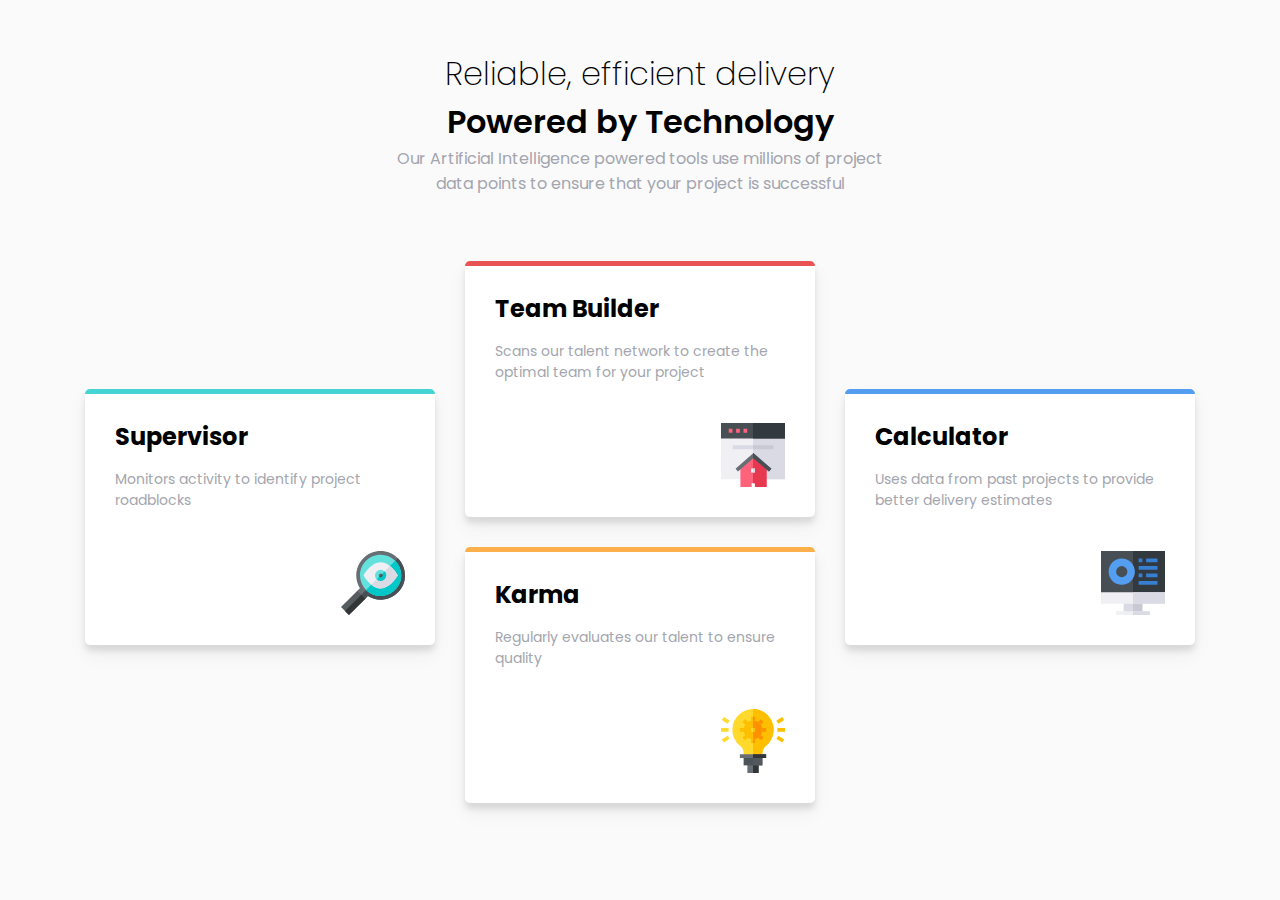
<file: card-feature-section-master/index.html>
<!DOCTYPE html>
<html lang="en">
	<head>
		<meta charset="UTF-8" />
		<meta name="viewport" content="width=device-width, initial-scale=1.0" />
		<link
			rel="icon"
			type="image/png"
			sizes="32x32"
			href="./images/favicon-32x32.png"
		/>
		<title>Frontend Mentor | Four card feature section</title>
		<link rel="stylesheet" href="style.css" />
	</head>
	<body>
		<header>
			<h1>
				Reliable, efficient delivery
				<span>Powered by Technology</span>
			</h1>
			<p>
				Our Artificial Intelligence powered tools use millions of project data
				points to ensure that your project is successful
			</p>
		</header>

		<div class="container">
			<div class="box box-cyan box-push">
				<h2>Supervisor</h2>
				<p>Monitors activity to identify project roadblocks</p>
				<img src="images/icon-supervisor.svg" alt="supervisor" />
			</div>

			<div class="box box-red">
				<h2>Team Builder</h2>
				<p>
					Scans our talent network to create the optimal team for your project
				</p>
				<img src="images/icon-team-builder.svg" alt="supervisor" />
			</div>

			<div class="box box-blue box-push">
				<h2>Calculator</h2>
				<p>Uses data from past projects to provide better delivery estimates</p>
				<img src="images/icon-calculator.svg" alt="supervisor" />
			</div>

			<div class="box box-orange">
				<h2>Karma</h2>
				<p>Regularly evaluates our talent to ensure quality</p>
				<img src="images/icon-karma.svg" alt="supervisor" />
			</div>
		</div>
	</body>
</html>
</file>
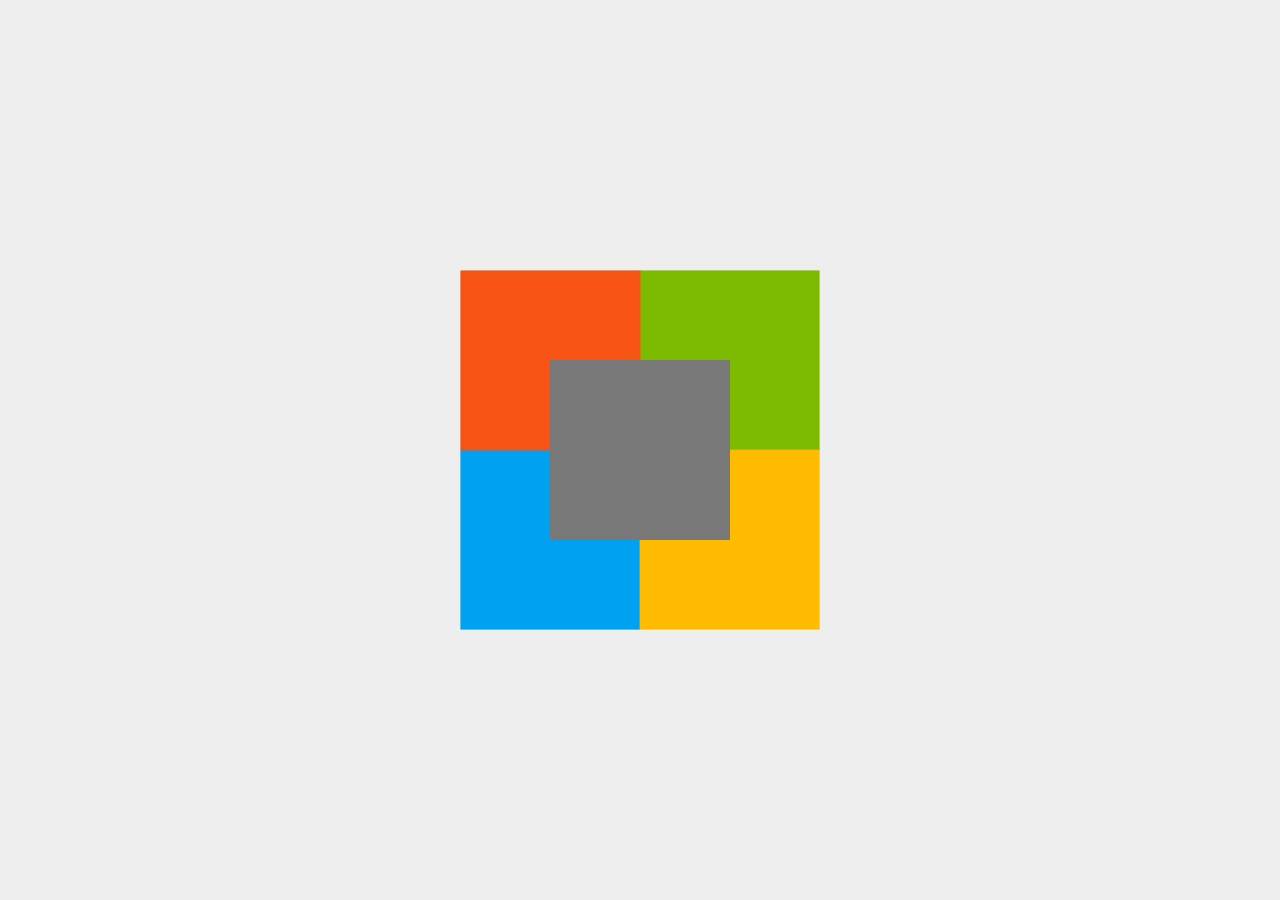
<file: elzero-challenge-windows-logo/index.html>
<html lang="en">
  <head>
    <meta charset="UTF-8" />
    <meta http-equiv="X-UA-Compatible" content="IE=edge" />
    <meta name="viewport" content="width=device-width, initial-scale=1.0" />
    <title>elzero challenge</title>
    <link rel="stylesheet" href="./main.css" />
  </head>
  <body>
    <div></div>
  </body>
</html>
</file>
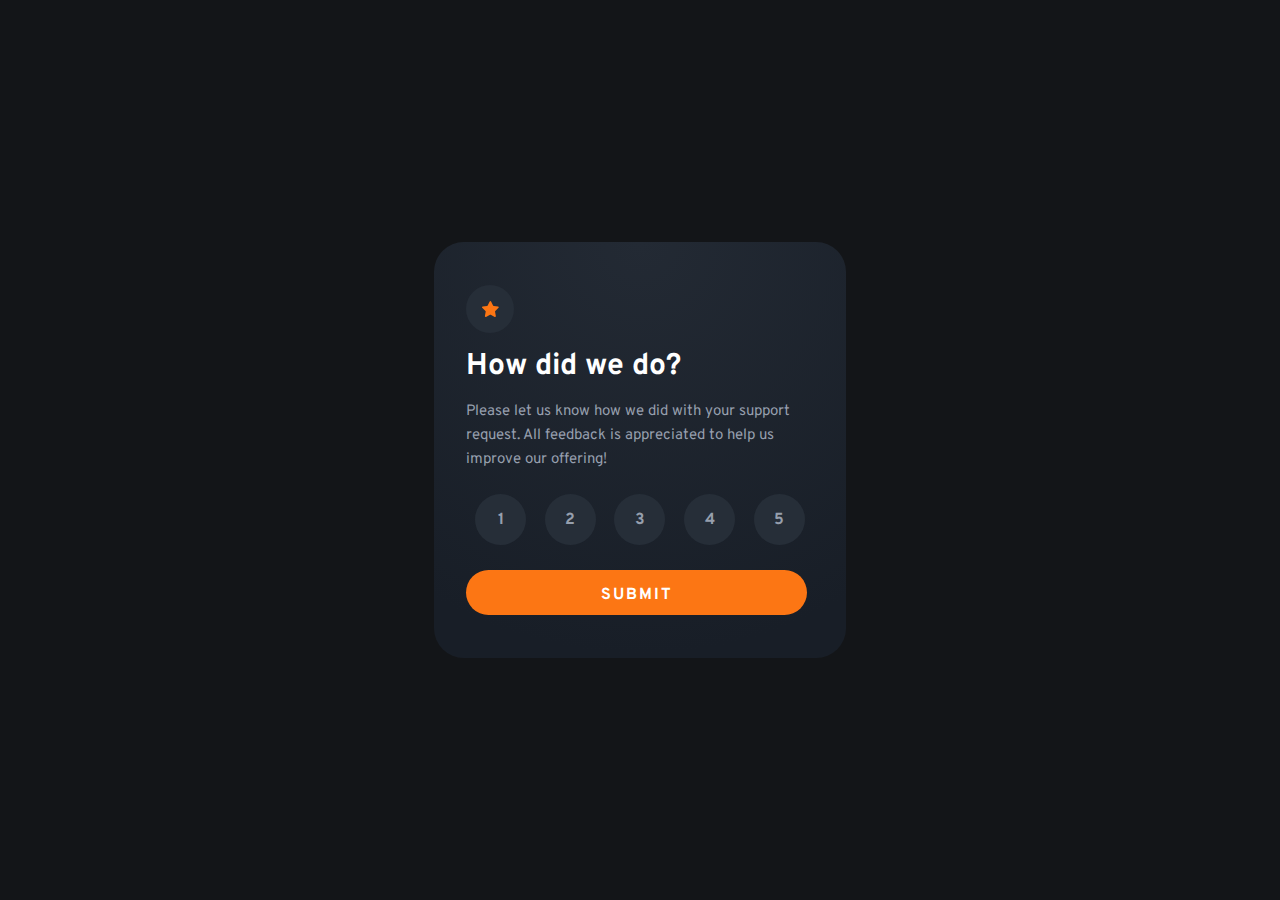
<file: interactive-rating-component/index.html>
<!DOCTYPE html>
<html lang="en">
  <head>
    <meta charset="UTF-8" />
    <meta name="viewport" content="width=device-width, initial-scale=1.0" />
    <link
      href="https://fonts.googleapis.com/css?family=Overpass:100,200,300,regular,500,600,700,800,900,100italic,200italic,300italic,italic,500italic,600italic,700italic,800italic,900italic"
      rel="stylesheet"
    />
    <link rel="stylesheet" href="index.css" />
    <link
      rel="icon"
      type="image/png"
      sizes="32x32"
      href="./images/favicon-32x32.png"
    />
    <title>Interactive rating component</title>
  </head>
  <body>
    <div class="ratingCard">
      <div class="icon-star">
        <img src="images/icon-star.svg" alt="icon of a star" />
      </div>
      <h1>How did we do?</h1>
      <p>
        Please let us know how we did with your support request. All feedback is
        appreciated to help us improve our offering!
      </p>
      <form id="ratingForm">
        <div id="container">
          <label for="extremelyPoor">
            <input
              type="radio"
              id="extremelyPoor"
              name="rating"
              value="1"
              class="radio-input"
            />
            <div class="radioButton">1</div>
          </label>
          <label for="bad">
            <input
              type="radio"
              id="bad"
              name="rating"
              value="2"
              class="radio-input"
            />
            <div class="radioButton">2</div>
          </label>
          <label for="average">
            <input
              type="radio"
              id="average"
              name="rating"
              value="3"
              class="radio-input"
            />
            <div class="radioButton">3</div>
          </label>
          <label for="good">
            <input
              type="radio"
              id="good"
              name="rating"
              value="4"
              class="radio-input"
            />
            <div class="radioButton">4</div>
          </label>
          <label for="excellent">
            <input
              type="radio"
              id="excellent"
              name="rating"
              value="5"
              class="radio-input"
            />
            <div class="radioButton">5</div>
          </label>
        </div>
        <input type="submit" value="SUBMIT" id="submitBtn" />
      </form>
    </div>
    <div class="thankYouCard hide">
      <img src="images/illustration-thank-you.svg" alt="image of phone" />
      <p id="ratingResult"></p>
      <h1>Thank you!</h1>
      <p>
        We appreciate you taking the time to give a rating. If you ever need
        more support, don't hesitate to get in touch!
      </p>
    </div>
    <script src="index.js"></script>
  </body>
</html>
</file>
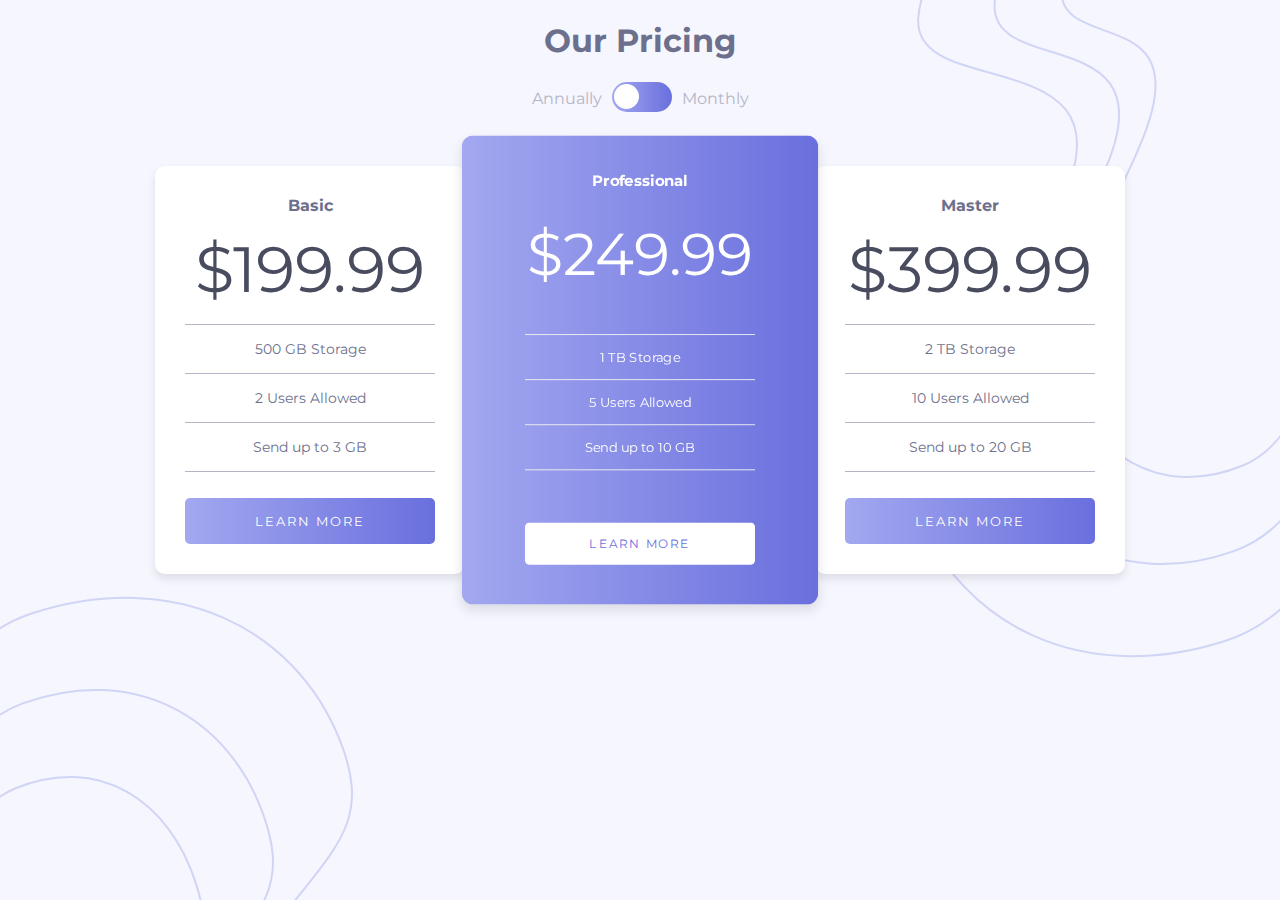
<file: pricing-toggle-component/index.html>
<!DOCTYPE html>
<html lang="en">
  <head>
    <meta charset="UTF-8" />
    <meta name="viewport" content="width=device-width, initial-scale=1.0" />
    <link
      rel="icon"
      type="image/png"
      sizes="32x32"
      href="./images/favicon-32x32.png"
    />
    <title>Frontend Mentor | Prices Component</title>
    <link rel="stylesheet" href="style.css" />
    <script src="script.js" defer></script>
  </head>
  <body>
    <div class="container">
      <h1>Our Pricing</h1>
      <div class="toggle-container">
        <span>Annually</span>
        <span>
          <input type="checkbox" name="toggle" id="toggle" unchecked />
          <label for="toggle">
            <div class="ball"></div>
          </label>
        </span>
        <span>Monthly</span>
      </div>
      <div id="flexy" class="flex">
        <div class="price-box">
          <h4>Basic</h4>
          <p>
            <span class="monthly"> &dollar;19.99 </span>
            <span class="annually"> &dollar;199.99 </span>
          </p>
          <ul>
            <li>500 GB Storage</li>
            <li>2 Users Allowed</li>
            <li>Send up to 3 GB</li>
          </ul>
          <button>Learn More</button>
        </div>
        <div class="price-box price-box-premium">
          <h4>Professional</h4>
          <p>
            <span class="monthly"> &dollar;24.99 </span>
            <span class="annually"> &dollar;249.99 </span>
          </p>
          <ul>
            <li>1 TB Storage</li>
            <li>5 Users Allowed</li>
            <li>Send up to 10 GB</li>
          </ul>
          <button>Learn More</button>
        </div>
        <div class="price-box">
          <h4>Master</h4>
          <p>
            <span class="monthly"> &dollar;39.99 </span>
            <span class="annually"> &dollar;399.99 </span>
          </p>
          <ul>
            <li>2 TB Storage</li>
            <li>10 Users Allowed</li>
            <li>Send up to 20 GB</li>
          </ul>
          <button>Learn More</button>
        </div>
      </div>
    </div>
  </body>
</html>
</file>
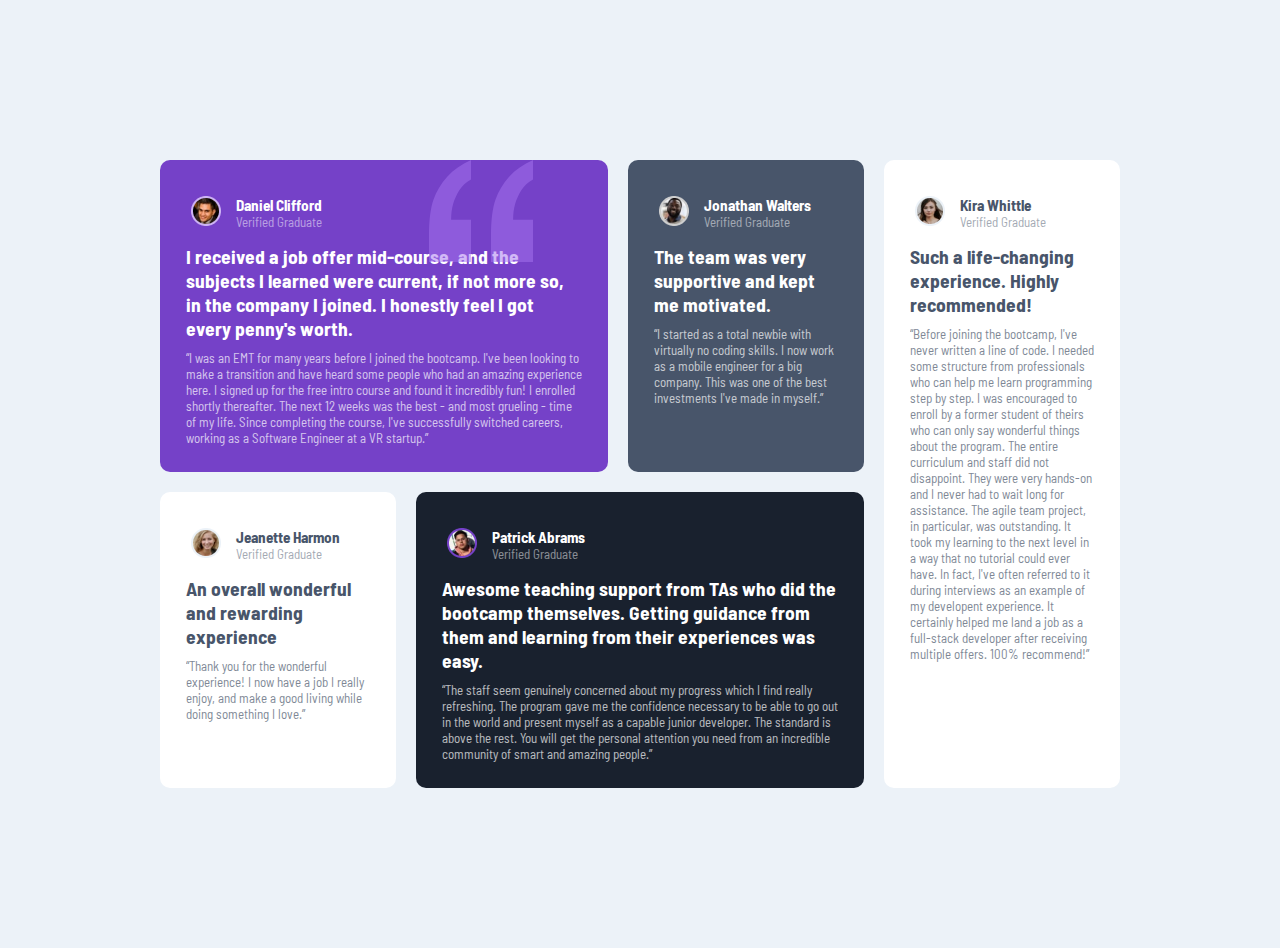
<file: Testimonials grid/index.html>
<!DOCTYPE html>
<html lang="en">

<head>
  <meta charset="UTF-8" />
  <meta name="viewport" content="width=device-width, initial-scale=1.0" />
  <!-- displays site properly based on user's device -->

  <link rel="icon" type="image/png" sizes="32x32" href="./images/favicon-32x32.png" />

  <title>Testimonials grid</title>

  <link href="style.css" rel="stylesheet" />

  <link href="https://fonts.googleapis.com/css2?family=Barlow+Semi+Condensed:wght@500;600&display=swap"
    rel="stylesheet" />
</head>

<body>
  <div class="container">

    <!-- use ID instead of class || use card-purple as class name-->
    <div class="purple-card">
      <img src="images/bg-pattern-quotation.svg" alt="quotation-image" class="quotes" />
      <div class="card-container">
        <!--find better name for all classes ~ graduate details-->
        <div class="graduate-details">

          <div class="profile-pic">
            <img src="Figma assets/image-daniel 1.png" alt="testimonial profile picture" />
          </div>

          <!--use a general name-->
          <div class="name-title">

            <h3>Daniel Clifford</h3>
            <p>Verified Graduate</p>
          </div>
        </div>

        <!--find better name-->
        <div class="testimonial-summary">
          <h2>
            I received a job offer mid-course, and the subjects I learned were
            current, if not more so, in the company I joined. I honestly feel I
            got every penny's worth.
          </h2>
        </div>

        <!--find better name-->
        <div class="testimonial-text">
          <p>
            “I was an EMT for many years before I joined the bootcamp. I've been
            looking to make a transition and have heard some people who had an
            amazing experience here. I signed up for the free intro course and
            found it incredibly fun! I enrolled shortly thereafter. The next 12
            weeks was the best - and most grueling - time of my life. Since
            completing the course, I've successfully switched careers, working
            as a Software Engineer at a VR startup.”
          </p>
        </div>
      </div>
    </div>

    <div class="grey-card">
      <div class="card-container">

        <div class="graduate-details">

          <div class="profile-pic">
            <img src="Figma assets/image-jonathan 1.png" alt="testimonial profile picture" />
          </div>

          <div class="name-title">
            <h3>Jonathan Walters</h3>
            <p>Verified Graduate</p>
          </div>
        </div>

        <div class="testimonial-summary">
          <h2>
            The team was very supportive and kept me motivated.
          </h2>
        </div>

        <div class="testimonial-text">
          <p>
            “I started as a total newbie with virtually no coding skills. I now work as a mobile engineer
            for a big company. This was one of the best investments I've made in myself.”  
          </p>
        </div>
      </div>
    </div>

    <div class="white-card">
      <div class="card-container">

        <div class="graduate-details">

          <div class="profile-pic">
            <img src="Figma assets/image-kira 1.png" alt="testimonial profile picture" />
          </div>

          <div class="name-title">
            <h3>Kira Whittle</h3>
            <p>Verified Graduate</p>
          </div>
        </div>

        <div class="testimonial-summary">
          <h2>
            Such a life-changing experience. Highly recommended!
          </h2>
        </div>

        <div class="testimonial-text">
          <p>
            “Before joining the bootcamp, I've never written a line of code. I needed some structure from
            professionals who can help me learn programming step by step. I was encouraged to enroll by a former
            student of theirs who can only say wonderful things about the program. The entire curriculum and staff
            did not disappoint. They were very hands-on and I never had to wait long for assistance. The agile team
            project, in particular, was outstanding. It took my learning to the next level in a way that no tutorial
            could ever have. In fact, I've often referred to it during interviews as an example of my developent
            experience. It certainly helped me land a job as a full-stack developer after receiving multiple offers.
            100% recommend!”
          </p>
        </div>
      </div>
    </div>

    <div class="white-card-square">
      <div class="card-container">

        <div class="graduate-details">

          <div class="profile-pic">
            <img src="Figma assets/image-jeanette 1.png" alt="testimonial profile picture" />
          </div>

          <div class="name-title">
            <h3>Jeanette Harmon</h3>
            <p>Verified Graduate</p>
          </div>
        </div>

        <div class="testimonial-summary">
          <h2>
            An overall wonderful and rewarding experience
          </h2>
        </div>

        <div class="testimonial-text">
          <p>
            “Thank you for the wonderful experience! I now have a job I really enjoy, and make a good living
            while doing something I love.”
          </p>
        </div>
      </div>
    </div>

    <div class="navy-card">
      <div class="card-container">
        <div class="graduate-details">
          <div class="profile-pic">
            <img src="Figma assets/image-patrick 1.png" alt="testimonial profile picture" />
          </div>

          <div class="name-title">
            <h3>Patrick Abrams</h3>
            <p>Verified Graduate</p>
          </div>
        </div>

        <div class="testimonial-summary">
          <h2>
            Awesome teaching support from TAs who did the bootcamp themselves. Getting guidance from them and
            learning from their experiences was easy.
          </h2>
        </div>

        <div class="testimonial-text">
          <p>
            “The staff seem genuinely concerned about my progress which I find really refreshing. The program
            gave me the confidence necessary to be able to go out in the world and present myself as a capable
            junior developer. The standard is above the rest. You will get the personal attention you need from
            an incredible community of smart and amazing people.”
          </p>
        </div>
      </div>
    </div>
  </div>
</body>

</html>
</file>
<file: card-feature-section-master/style.css>
@import url('https://fonts.googleapis.com/css?family=Poppins:200,400,600&display=swap');

* {
	box-sizing: border-box;
	margin: 0;
	padding: 0;
}

body {
	background-color: hsl(0, 0%, 98%);
	font-family: 'Poppins', sans-serif;
}

header {
	margin: 50px auto;
	max-width: 500px;
	text-align: center;
}

h1 {
	font-weight: 200;
}

h1 span {
	font-weight: 600;
}

p {
	color: #a3a5ae;
}

.container {
	display: flex;
	flex-wrap: wrap;
	justify-content: center;
	margin: 0 auto;
	max-width: 1140px;
	padding: 0 0 50px;
}

.box {
	background-color: #fff;
	box-shadow: 0 10px 20px rgba(0, 0, 0, 0.05), 0 6px 6px rgba(0, 0, 0, 0.1);
	border-radius: 5px;
	padding: 30px;
	position: relative;
	overflow: hidden;
	margin: 15px;
	width: 350px;
}

.box::after {
	content: '';
	position: absolute;
	top: 0;
	left: 0;
	height: 5px;
	width: 100%;
}

.box-red::after {
	background-color: hsl(0, 78%, 62%);
}

.box-cyan::after {
	background-color: #45d3d3;
}

.box-orange::after {
	background-color: #fcaf4a
}

.box-blue::after {
	background-color: #549ef2;
}

.box-push {
	transform: translateY(50%);
}

.box h2 {
	margin: 0;
}

.box p {
	font-size: 14px;
	margin: 15px 0 40px;
}

.box img {
	display: block;
	margin-left: auto;
}

footer {
	text-align: center;
}

@media (max-width: 775px) {
	.box-push {
		transform: translateY(0);
	}
}
</file>
<file: elzero-challenge-windows-logo/main.css>
body {
  height: 100vh;
  display: grid;
  place-content: center;
  margin: 0;
  background-color: #eee;
}

div {
  width: 30vw;
  aspect-ratio: 1;
  background-color: #787878;
  box-shadow: 15vw 15vw 0px 0px #fb0,
    -15vw -15vw 0px 0px #f65314,
    15vw -15vw 0px 0px #7cbb00,
    -15vw 15vw 0px 0px #00a1f1;
}

@media (min-width:500px) {
  div {
    width: 18vw;
    box-shadow: 9vw 9vw 0px 0px #fb0, -9vw -9vw 0px 0px #f65314,
      9vw -9vw 0px 0px #7cbb00, -9vw 9vw 0px 0px #00a1f1;
  }

}

@media (min-width:990px) {
  div {
    width: 14vw;
    box-shadow: 7vw 7vw 0px 0px #fb0, -7vw -7vw 0px 0px #f65314,
      7vw -7vw 0px 0px #7cbb00, -7vw 7vw 0px 0px #00a1f1;
  }
}
</file>
<file: interactive-rating-component/index.css>
* {
    margin: 0;
    padding: 0;
    box-sizing: border-box;
    transition: .3s all;
}

:root {
    --Dark-Blue: #262E38;
    --Light-Grey: #969FAD;
    --Medium-Grey: #7C8798;
    --Orange: #FC7614;
    --Pure-White: white;
    --Very-Dark-Blue: #131518;
    --Black-Gradient: radial-gradient(98.96% 98.96% at 50% 0%, #232A34 0%, #181E27 100%);
    --h1-font: normal 700 28px/35px 'Overpass';
    --p-font: normal 400 15px/24px 'Overpass';
    --rate-font: normal 700 16px/0px 'Overpass';
}

body {
    font: var(--p-font);
    display: flex;
    flex-direction: column;
    justify-content: center;
    align-items: center;
    background-color: var(--Very-Dark-Blue);
    color: var(--Pure-White);
    min-height: 100vh;
}

/* RATING CARD */

.ratingCard {
    display: flex;
    flex-direction: column;
    justify-content: space-around;
    width: 412px;
    height: 416px;
    background: var(--Black-Gradient);
    border-radius: 30px;
    padding: 32px;
}

.icon-star {
    background-color: var(--Dark-Blue);
    width: 48px;
    height: 48px;
    border-style: none;
    border-radius: 50px;
    padding-left: 16px;
    padding-top: 16px;
}

p {
    color: var(--Light-Grey);
}

#container {
    display: flex;
    justify-content: space-around;
}

.radioButton {
    cursor: pointer;
    font: var(--rate-font);
    border: none;
    border-radius: 30px;
    width: 30px;
    height: 30px;
    width: 51px;
    height: 51px;
    color: var(--Light-Grey);
    background-color: var(--Dark-Blue);
    display: flex;
    align-items: center;
    justify-content: center;
}

.radioButton:hover {
    background-color: var(--Orange);
    color: var(--Pure-White);
}

.radio-input {
    display: none;
}

.radio-input:checked+.radioButton {
    color: var(--Pure-White);
    background-color: var(--Medium-Grey);
    transition: 0.2s ease;
}

#submitBtn {
    cursor: pointer;
    border: none;
    font: var(--rate-font);
    color: var(--Pure-White);
    background-color: var(--Orange);
    border-radius: 22.5px;
    width: 341px;
    height: 45px;
    letter-spacing: 2px;
    padding-top: 5px;
    margin-top: 25px;
}

#submitBtn:hover {
    color: var(--Orange);
    background-color: var(--Pure-White);
}

.thankYouCard {
    display: flex;
    flex-direction: column;
    align-items: center;
    justify-content: space-around;
    width: 412px;
    height: 416px;
    background: var(--Black-Gradient);
    border-radius: 30px;
    padding: 35px;
    text-align: center;
}

#ratingResult {
    color: var(--Orange);
    background-color: var(--Dark-Blue);
    padding: 5px 20px;
    border-radius: 22.5px;
}

.hide {
    display: none;
}
</file>
<file: pricing-toggle-component/style.css>
@import url('https://fonts.googleapis.com/css?family=Montserrat:700&display=swap');

* {
	box-sizing: border-box;
}

body {
	background-color: hsl(240, 78%, 98%);
	color: hsl(232, 13%, 33%);
	display: flex;
	align-items: center;
	justify-content: center;
	font-family: 'Montserrat', sans-serif;
	text-align: center;
	margin: 0;
	padding: 0;
}

body::before {
	content: '';
	background-image: url('./images/bg-top.svg');
	background-repeat: no-repeat;
	background-position: top right;
	position: absolute;
	top: 0;
	right: 0;
	height: 100%;
	width: 100%;
	z-index: -1;
}

body::after {
	content: '';
	background-image: url('./images/bg-bottom.svg');
	background-repeat: no-repeat;
	background-position: bottom left;
	position: absolute;
	bottom: 0;
	left: 0;
	height: 100%;
	width: 100%;
	z-index: -1;
}

.container {
	margin: auto;
	max-width: 100%;
	width: 1200px;
}

.flex {
	display: flex;
	align-items: center;
	justify-content: center;
}

h1 {
	color: hsl(233, 13%, 49%);
}

.toggle-container {
	color: hsl(234, 14%, 74%);
	margin-bottom: 40px;
}

.price-box {
	background-color: #fff;
	border-radius: 10px;
	box-shadow: 0 5px 10px rgba(0, 0, 0, 0.1);
	color: hsl(233, 13%, 49%);
	padding: 30px;
	margin: 10px;
}

.price-box.price-box-premium {
	background-image: linear-gradient(to right,
			hsl(236, 72%, 79%),
			hsl(237, 63%, 64%));
	color: #fff;

	transform: scale(1.15);
}

.price-box.price-box-premium>* {
	transform: scale(0.8);
}

.price-box h4 {
	margin: 0;
}

.price-box p {
	color: hsl(232, 13%, 33%);
	font-size: 4em;
	margin: 15px 0;
	width: 250px;
}

.price-box .monthly {
	display: none;
}

.show-monthly .price-box .monthly {
	display: block;
}

.show-monthly .price-box .annually {
	display: none;
}

.price-box ul {
	border-top: 1px solid hsl(234, 14%, 74%);
	padding: 0;
	list-style-type: none;
}

.price-box ul li {
	border-bottom: 1px solid hsl(234, 14%, 74%);
	font-size: 14px;
	padding: 15px 0;
}

.price-box button {
	background-image: linear-gradient(to right,
			hsl(236, 72%, 79%),
			hsl(237, 63%, 64%));
	border: none;
	border-radius: 5px;
	color: #fff;
	font-family: 'Montserrat', sans-serif;
	letter-spacing: 2px;
	padding: 15px;
	margin-top: 10px;
	width: 100%;
	text-transform: uppercase;
}

.price-box.price-box-premium button {
	background-image: none;
	background-color: #fff;
	color: hsl(237, 63%, 64%);
}

.price-box.price-box-premium ul,
.price-box.price-box-premium ul li {
	border-color: #f0f0f0;
}

.price-box.price-box-premium p {
	color: #fff;
}

.toggle-container {
	display: flex;
	align-items: center;
	justify-content: center;
}

.toggle-container label {
	background-image: linear-gradient(to right,
			hsl(236, 72%, 79%),
			hsl(237, 63%, 64%));
	border-radius: 50px;
	cursor: pointer;
	display: inline-block;
	margin: 0 10px;
	position: relative;
	height: 30px;
	width: 60px;
}

.toggle-container label .ball {
	background-color: #fff;
	border-radius: 50%;
	position: absolute;
	top: 2.5px;
	left: 2.5px;
	height: 25px;
	width: 25px;
	transition: transform 0.4s ease;
}

.toggle-container input {
	position: absolute;
	left: -9999px;
}

.toggle-container input:checked+label .ball {
	transform: translateX(30px);
}

@media screen and (max-width: 930px) {
	.flex {
		flex-direction: column;
	}

	.price-box.price-box-premium {
		transform: scale(1);
	}

	.price-box.price-box-premium>* {
		transform: scale(1);
	}
}
</file>
<file: Testimonials grid/style.css>
* {
  padding: 0;
  margin: 0;
  box-sizing: border-box;
}

/*standard fixed code above this*/
body {
  font-family: "Barlow Semi Condensed", sans-serif;
  font-size: 13px;
  background: #ecf2f8;
  /* display: flex; */
  /* align-items: center; */
  /* justify-content: center; */
}

.quotes {
  position: absolute;
  right: 75px;
  top: 0;
  opacity: 50%;
}

.name-title p {
  opacity: 50%;
}

.testimonial-text {
  opacity: 70%;
}

.graduate-details {
  display: flex;
  align-items: center;
  padding-top: 5px;
}

.profile-pic {
  margin: 15px;
}
.testimonial-summary {

  align-items: flex-start;
  padding-left: 10px;
  padding-right: 10px;
}

.testimonial-text {
  padding: 10px;
}



/* Styling the main conntainer with all the cards  */

@media (min-width: 1100px) {
  .container {
    margin: 50px;
    padding: 100px;
    display: grid;
    grid-template-columns: auto auto auto auto;
    grid-template-rows: auto auto;
    justify-content: center;
    /* max-width: 1200px; */
  }

  .purple-card {
    grid-column: span 2;
  }

  .navy-card {
    grid-column-end: span 2;
  }
}

/* Mobile view query */
@media (max-width: 1100px) {
  .container {
    margin: 50px;
    padding: 100px;
    display: grid;
    grid-template-columns: auto ;
    grid-template-rows: auto ;
    justify-content: center;
    /* max-width: auto; */
  }
}

/* styling of cards */

.purple-card {
  background-color: hsl(263, 55%, 52%);
  position: relative; /*for the quotes image to appear over the card*/
  /* display: flex; */
  max-width: 506px;
  /* height: 280px; */
  /* padding-left: 16px;
  padding-right: 16px; */
  padding: 16px;
  border-radius: 10px;
  color: white;
  margin: 10px;

  /* grid-column-end: span 2; */
}

.grey-card {
  background: #48556a;
  width: 236px;
  /* height: auto; */
  color: white;
  /* padding-left: 16px;
  padding-right: 16px; */
  padding: 16px;
  border-radius: 10px;
  margin: 10px;
}

.white-card {
  background: white;
  width: 236px;
  /* height: 548px; */
  color: #48556a;
  /* padding-left: 16px;
  padding-right: 16px; */
  padding: 16px;
  border-radius: 10px;
  margin: 10px;
  grid-row-end: span 2;
}

.white-card-square {
  background: white;
  width: 236px;
  /* height: 246px; */
  color: #48556a;
  /* padding-left: 16px;
  padding-right: 16px; */
  padding: 16px;
  border-radius: 10px;
  margin: 10px;
}

.navy-card {
  background: #19212e;
  max-width: 506px;
  /* height: 246px; */
  color: white;
  /* padding-left: 16px;
  padding-right: 16px; */
  padding: 16px;
  border-radius: 10px;
  margin: 10px;
  /* grid-column-end: span 2; */
}
</file>
